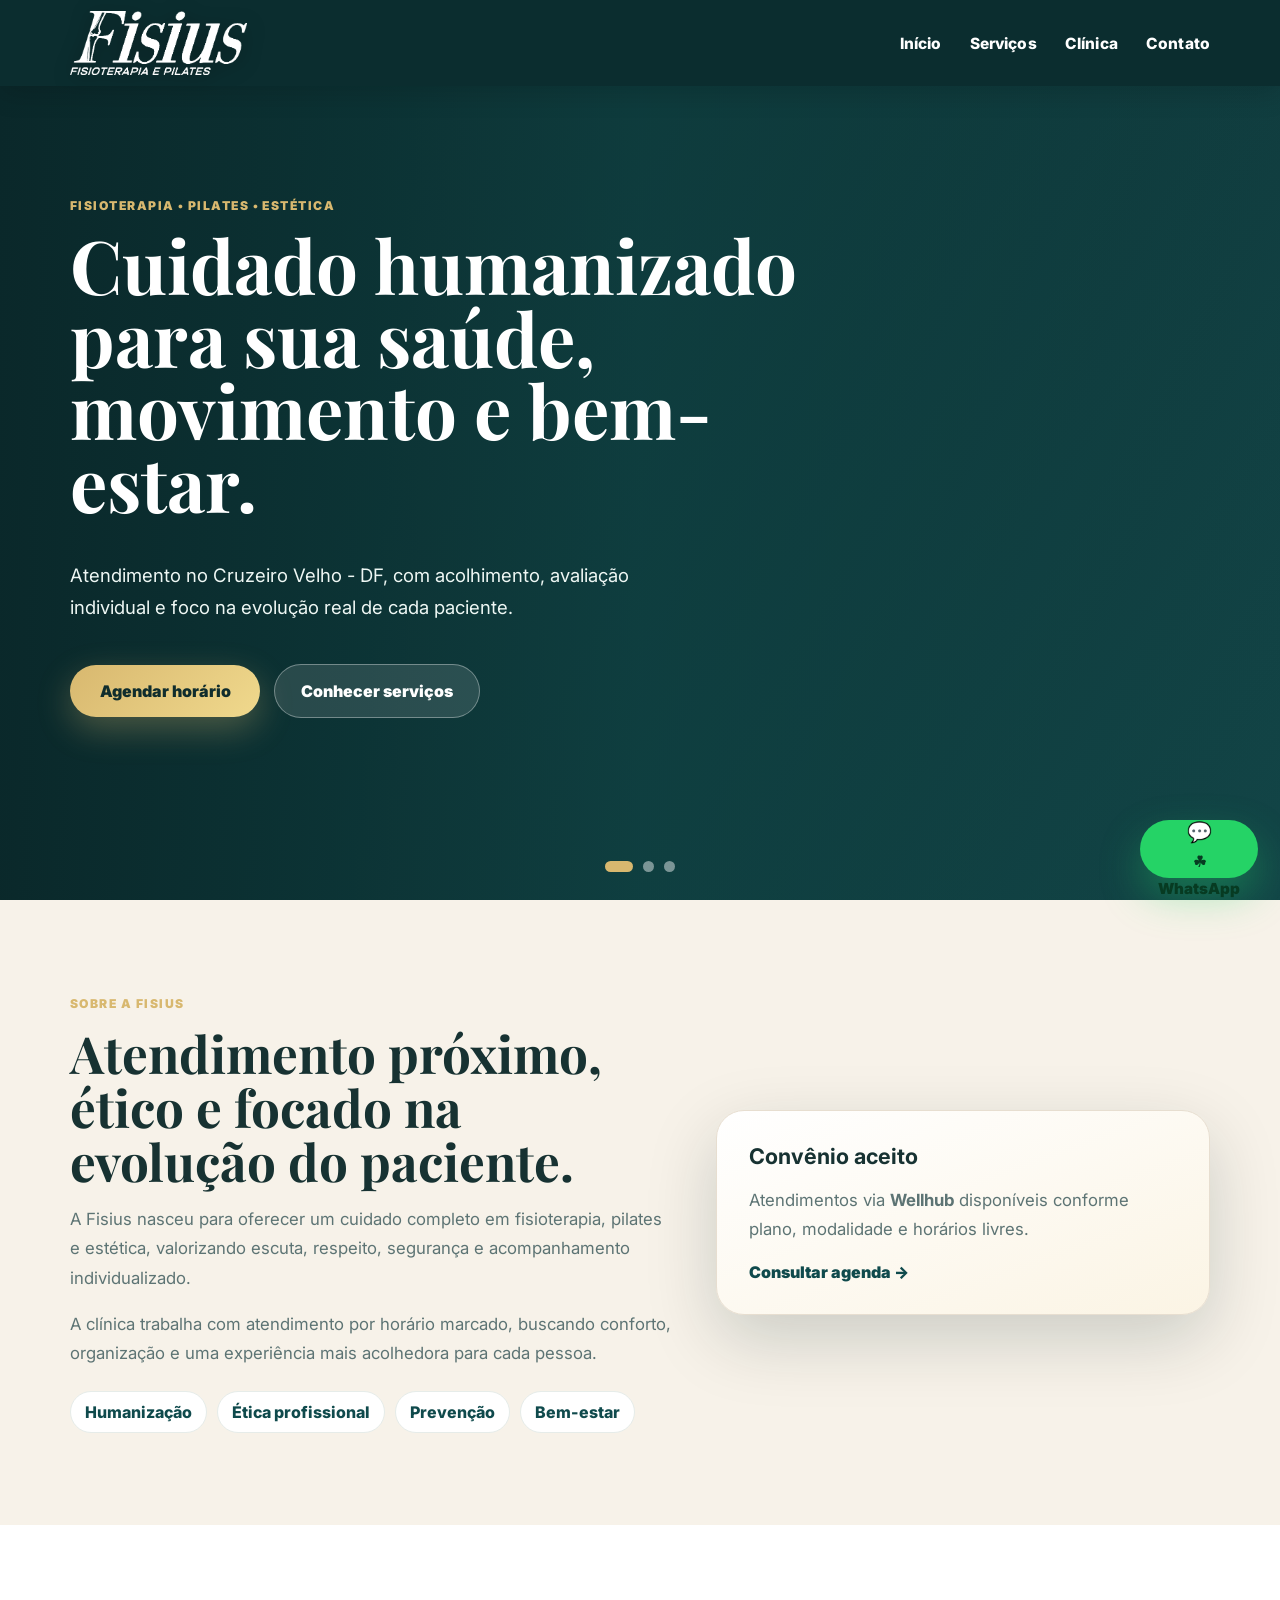
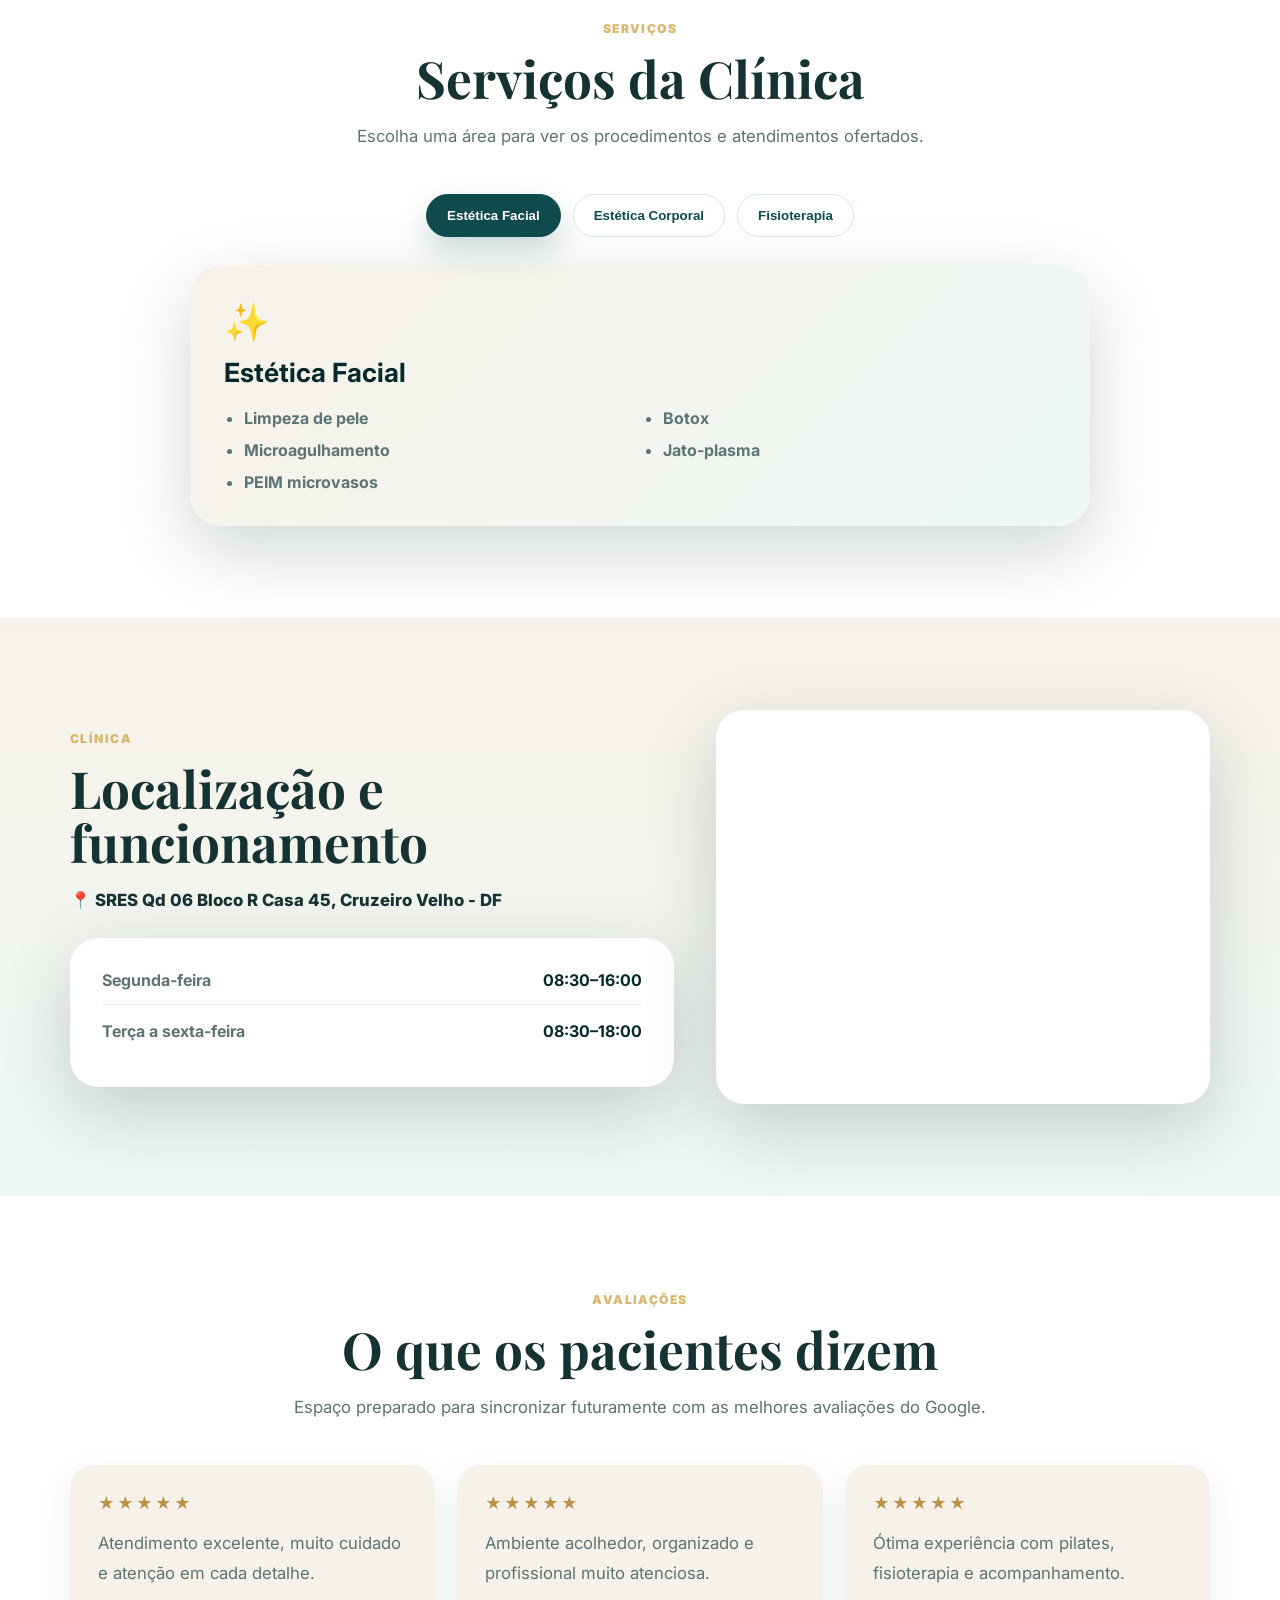
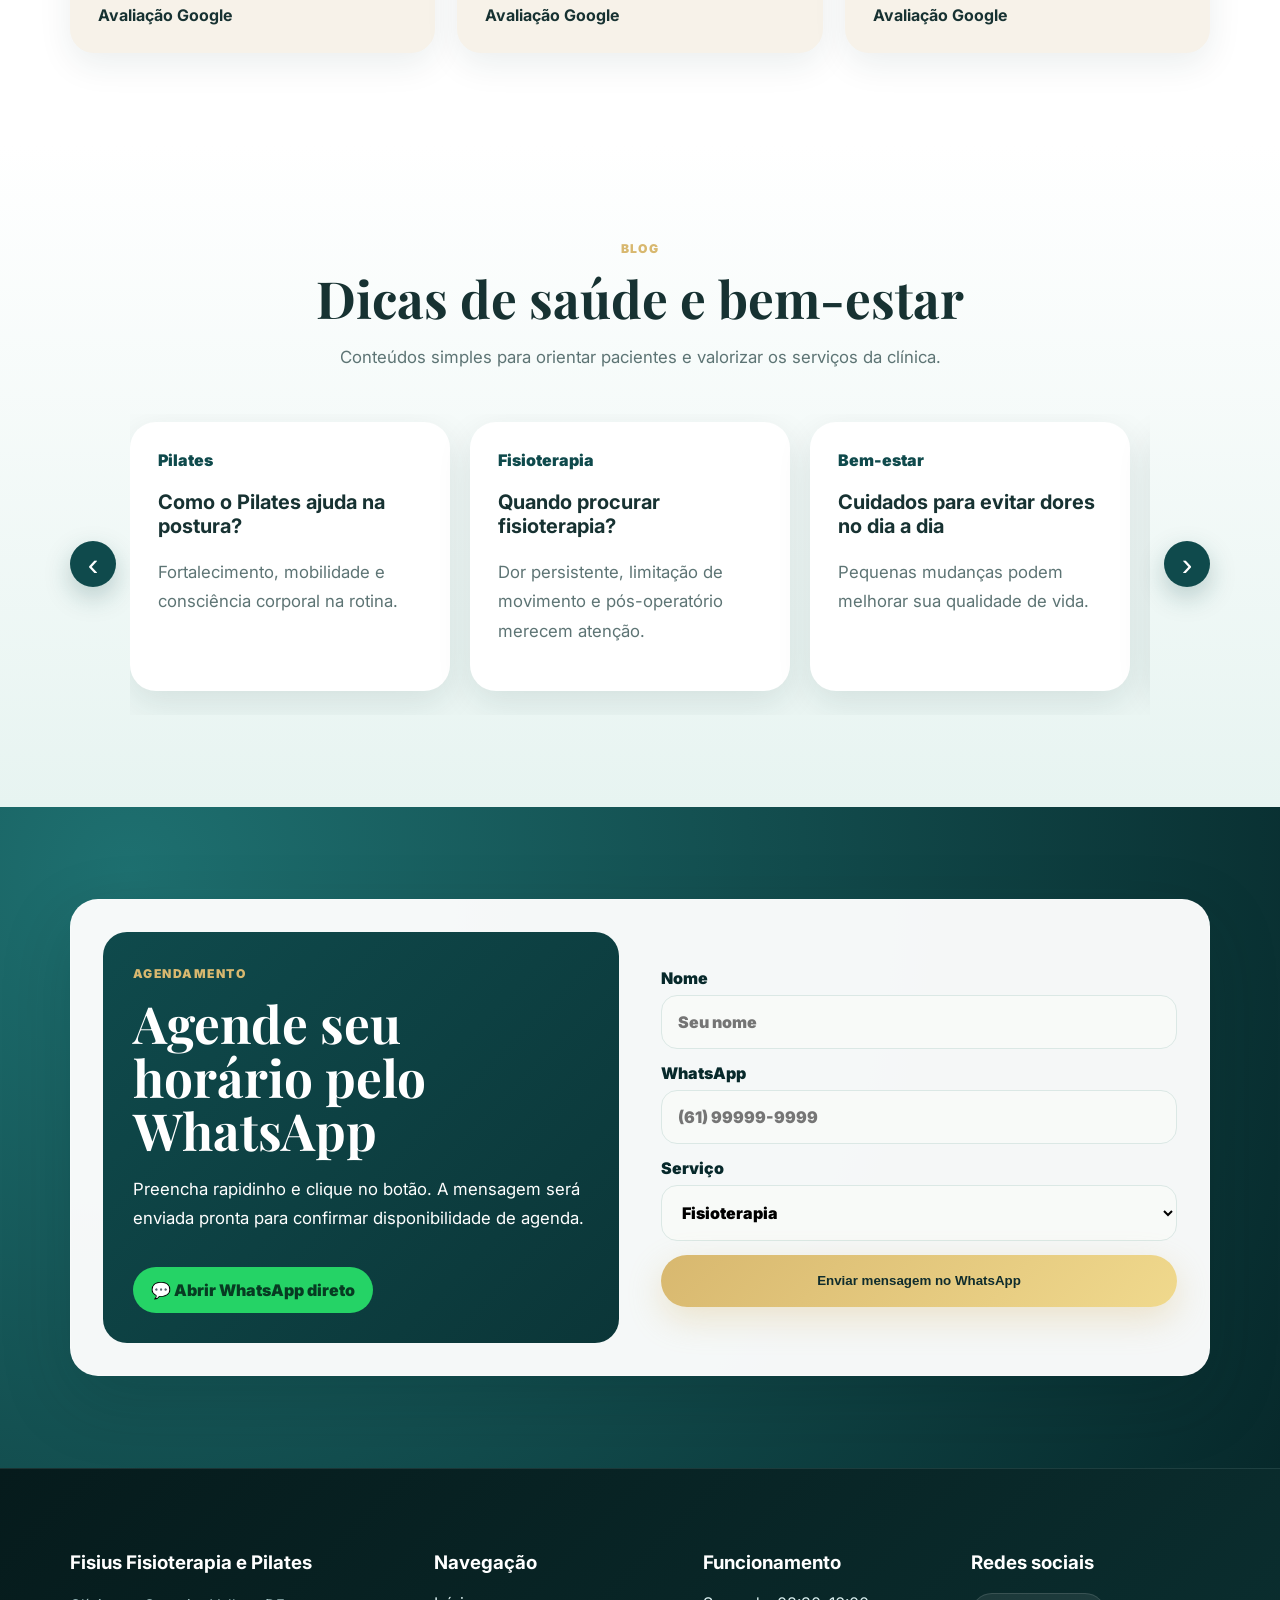
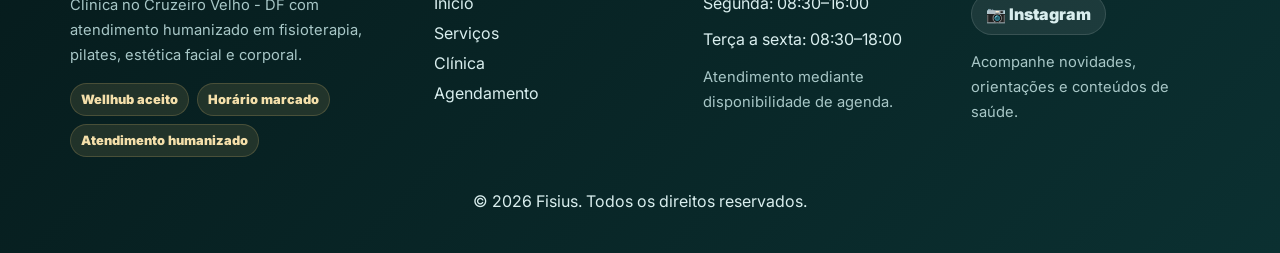
<file: frontend/index.html>
<!DOCTYPE html>
<html lang="pt-BR">
<head>
  <meta charset="UTF-8" />
  <meta name="viewport" content="width=device-width, initial-scale=1.0" />
  <title>Fisius | Fisioterapia e Pilates no Cruzeiro Velho</title>
  <meta name="description" content="Fisius Fisioterapia e Pilates: fisioterapia, pilates, estética facial e corporal no Cruzeiro Velho - DF. Aceitamos Wellhub como convênio." />
  <link rel="preconnect" href="https://fonts.googleapis.com">
  <link rel="preconnect" href="https://fonts.gstatic.com" crossorigin>
  <link href="https://fonts.googleapis.com/css2?family=Inter:wght@400;500;600;700;800;900&family=Playfair+Display:wght@600;700&display=swap" rel="stylesheet">
  <link rel="stylesheet" href="css/style.css" />
</head>
<body>
  <header class="site-header" id="topo">
    <div class="container nav-wrap">
      <a class="brand" href="#inicio" aria-label="Fisius Fisioterapia e Pilates">
        <img src="assets/img/logo-fisius-transparente.png" alt="Fisius Fisioterapia e Pilates" />
      </a>
      <button class="menu-toggle" aria-label="Abrir menu" type="button">☰</button>
      <nav class="menu" aria-label="Menu principal">
        <a href="#inicio">Início</a>
        <a href="#servicos">Serviços</a>
        <a href="#clinica">Clínica</a>
        <a href="#contato">Contato</a>
      </nav>
    </div>
  </header>

  <main id="inicio">
    <section class="hero-carousel" aria-label="Carrossel de destaques">
      <article class="slide active">
        <div class="slide-bg slide-1"></div>
        <div class="container slide-content">
          <span class="eyebrow">Fisioterapia • Pilates • Estética</span>
          <h1>Cuidado humanizado para sua saúde, movimento e bem-estar.</h1>
          <p>Atendimento no Cruzeiro Velho - DF, com acolhimento, avaliação individual e foco na evolução real de cada paciente.</p>
          <div class="hero-actions">
            <a class="btn primary" href="#contato">Agendar horário</a>
            <a class="btn ghost" href="#servicos">Conhecer serviços</a>
          </div>
        </div>
      </article>
      <article class="slide">
        <div class="slide-bg slide-2"></div>
        <div class="container slide-content compact">
          <span class="eyebrow">Pilates clínico</span>
          <h2>Mais postura, força e qualidade de vida.</h2>
          <p>Atendimento com orientação profissional para prevenção, reabilitação e condicionamento.</p>
          <div class="hero-actions">
            <a class="btn primary" href="#contato">Quero agendar</a>
          </div>
        </div>
      </article>
      <article class="slide">
        <div class="slide-bg slide-3"></div>
        <div class="container slide-content compact">
          <span class="eyebrow">Convênio aceito</span>
          <h2>A Fisius aceita Wellhub.</h2>
          <p>Consulte disponibilidade da agenda e as condições conforme seu plano.</p>
          <div class="hero-actions">
            <a class="btn primary" href="#contato">Ver disponibilidade</a>
          </div>
        </div>
      </article>
      <div class="carousel-dots" aria-hidden="true"></div>
    </section>

    <section class="section intro">
      <div class="container intro-grid">
        <div>
          <span class="section-tag">Sobre a Fisius</span>
          <h2>Atendimento próximo, ético e focado na evolução do paciente.</h2>
          <p>A Fisius nasceu para oferecer um cuidado completo em fisioterapia, pilates e estética, valorizando escuta, respeito, segurança e acompanhamento individualizado.</p>
          <p>A clínica trabalha com atendimento por horário marcado, buscando conforto, organização e uma experiência mais acolhedora para cada pessoa.</p>
          <div class="values-list">
            <span>Humanização</span>
            <span>Ética profissional</span>
            <span>Prevenção</span>
            <span>Bem-estar</span>
          </div>
        </div>
        <aside class="info-card wellhub-card">
          <strong>Convênio aceito</strong>
          <p>Atendimentos via <b>Wellhub</b> disponíveis conforme plano, modalidade e horários livres.</p>
          <a href="#contato">Consultar agenda →</a>
        </aside>
      </div>
    </section>

    <section class="section services" id="servicos">
      <div class="container">
        <div class="section-heading">
          <span class="section-tag">Serviços</span>
          <h2>Serviços da Clínica</h2>
          <p>Escolha uma área para ver os procedimentos e atendimentos ofertados.</p>
        </div>
        <div class="service-tabs" role="tablist" aria-label="Categorias de serviços">
          <button class="tab active" data-service="facial" type="button">Estética Facial</button>
          <button class="tab" data-service="corporal" type="button">Estética Corporal</button>
          <button class="tab" data-service="fisio" type="button">Fisioterapia</button>
        </div>
        <div class="service-panels">
          <article class="service-panel active" id="facial">
            <div class="icon">✨</div>
            <h3>Estética Facial</h3>
            <ul><li>Limpeza de pele</li><li>Botox</li><li>Microagulhamento</li><li>Jato-plasma</li><li>PEIM microvasos</li></ul>
          </article>
          <article class="service-panel" id="corporal">
            <div class="icon">🌿</div>
            <h3>Estética Corporal</h3>
            <ul><li>Massagens</li><li>Radiofrequência</li><li>Corrente russa</li><li>Enzimas</li><li>Drenagem linfática pós-operatória</li><li>Ventosa</li><li>Liberação miofascial</li></ul>
          </article>
          <article class="service-panel" id="fisio">
            <div class="icon">🧘</div>
            <h3>Fisioterapia e Pilates</h3>
            <ul><li>Pilates</li><li>Gerontologia</li><li>Ortopedia</li><li>DTM</li><li>Saúde da mulher</li><li>Cardiovascular</li><li>Respiratória</li><li>Acupuntura</li><li>Reabilitação pré e pós-operatória</li><li>Pediatria</li><li>Laser terapia</li></ul>
          </article>
        </div>
      </div>
    </section>

    <section class="section clinic" id="clinica">
      <div class="container clinic-grid">
        <div>
          <span class="section-tag">Clínica</span>
          <h2>Localização e funcionamento</h2>
          <p class="address">📍 SRES Qd 06 Bloco R Casa 45, Cruzeiro Velho - DF</p>
          <div class="hours-card">
            <div><span>Segunda-feira</span><strong>08:30–16:00</strong></div>
            <div><span>Terça a sexta-feira</span><strong>08:30–18:00</strong></div>
          </div>
        </div>
        <div class="map-card">
          <iframe title="Mapa da Fisius" src="https://www.google.com/maps?q=SRES%20Qd%2006%20Bloco%20R%20Casa%2045%20Cruzeiro%20Velho%20DF&output=embed" loading="lazy"></iframe>
        </div>
      </div>
    </section>

    <section class="section reviews">
      <div class="container">
        <div class="section-heading">
          <span class="section-tag">Avaliações</span>
          <h2>O que os pacientes dizem</h2>
          <p>Espaço preparado para sincronizar futuramente com as melhores avaliações do Google.</p>
        </div>
        <div class="review-grid">
          <article><div>★★★★★</div><p>Atendimento excelente, muito cuidado e atenção em cada detalhe.</p><strong>Avaliação Google</strong></article>
          <article><div>★★★★★</div><p>Ambiente acolhedor, organizado e profissional muito atenciosa.</p><strong>Avaliação Google</strong></article>
          <article><div>★★★★★</div><p>Ótima experiência com pilates, fisioterapia e acompanhamento.</p><strong>Avaliação Google</strong></article>
        </div>
      </div>
    </section>

    <section class="section blog" id="blog">
      <div class="container">
        <div class="section-heading">
          <span class="section-tag">Blog</span>
          <h2>Dicas de saúde e bem-estar</h2>
          <p>Conteúdos simples para orientar pacientes e valorizar os serviços da clínica.</p>
        </div>
        <div class="blog-carousel-wrap">
          <button class="blog-arrow prev" type="button" aria-label="Post anterior">‹</button>
          <div class="blog-track">
            <a class="blog-card" href="blog.html?post=pilates"><span>Pilates</span><h3>Como o Pilates ajuda na postura?</h3><p>Fortalecimento, mobilidade e consciência corporal na rotina.</p></a>
            <a class="blog-card" href="blog.html?post=fisioterapia"><span>Fisioterapia</span><h3>Quando procurar fisioterapia?</h3><p>Dor persistente, limitação de movimento e pós-operatório merecem atenção.</p></a>
            <a class="blog-card" href="blog.html?post=postura"><span>Bem-estar</span><h3>Cuidados para evitar dores no dia a dia</h3><p>Pequenas mudanças podem melhorar sua qualidade de vida.</p></a>
            <a class="blog-card" href="blog.html?post=wellhub"><span>Convênio</span><h3>Como usar Wellhub na clínica?</h3><p>Confira disponibilidade e combine o horário pelo WhatsApp.</p></a>
          </div>
          <button class="blog-arrow next" type="button" aria-label="Próximo post">›</button>
        </div>
      </div>
    </section>

    <section class="section appointment" id="contato">
      <div class="container appointment-card">
        <div class="appointment-copy">
          <span class="section-tag">Agendamento</span>
          <h2>Agende seu horário pelo WhatsApp</h2>
          <p>Preencha rapidinho e clique no botão. A mensagem será enviada pronta para confirmar disponibilidade de agenda.</p>
          <a class="whatsapp-direct" href="https://wa.me/556184295441" target="_blank" rel="noopener">💬 Abrir WhatsApp direto</a>
        </div>
        <form class="lead-form" id="leadForm">
          <label>Nome<input type="text" id="nome" placeholder="Seu nome" required></label>
          <label>WhatsApp<input type="tel" id="telefone" placeholder="(61) 99999-9999" required></label>
          <label>Serviço<select id="servico"><option>Fisioterapia</option><option>Pilates</option><option>Estética Facial</option><option>Estética Corporal</option><option>Wellhub</option></select></label>
          <button class="btn primary" type="submit">Enviar mensagem no WhatsApp</button>
        </form>
      </div>
    </section>
  </main>

  <a class="floating-whatsapp" href="https://wa.me/556184295441" target="_blank" rel="noopener" aria-label="Chamar no WhatsApp">☘</a>

  <footer class="footer premium-footer">
    <div class="container footer-grid premium-grid">
      <div>
        <h3>Fisius Fisioterapia e Pilates</h3>
        <p class="footer-mini">Clínica no Cruzeiro Velho - DF com atendimento humanizado em fisioterapia, pilates, estética facial e corporal.</p>
        <div class="footer-badges"><span>Wellhub aceito</span><span>Horário marcado</span><span>Atendimento humanizado</span></div>
      </div>
      <div>
        <h3>Navegação</h3>
        <div class="footer-links">
          <a href="#inicio">Início</a>
          <a href="#servicos">Serviços</a>
          <a href="#clinica">Clínica</a>
          <a href="#contato">Agendamento</a>
        </div>
      </div>
      <div>
        <h3>Funcionamento</h3>
        <p>Segunda: 08:30–16:00</p>
        <p>Terça a sexta: 08:30–18:00</p>
        <p class="footer-mini">Atendimento mediante disponibilidade de agenda.</p>
      </div>
      <div>
        <h3>Redes sociais</h3>
        <a class="social-link" href="https://www.instagram.com/" target="_blank" rel="noopener">📷 Instagram</a>
        <p class="footer-mini">Acompanhe novidades, orientações e conteúdos de saúde.</p>
      </div>
    </div>
    <p class="copy">© 2026 Fisius. Todos os direitos reservados.</p>
  </footer>

  <script src="js/app.js"></script>
</body>
</html>
</file>
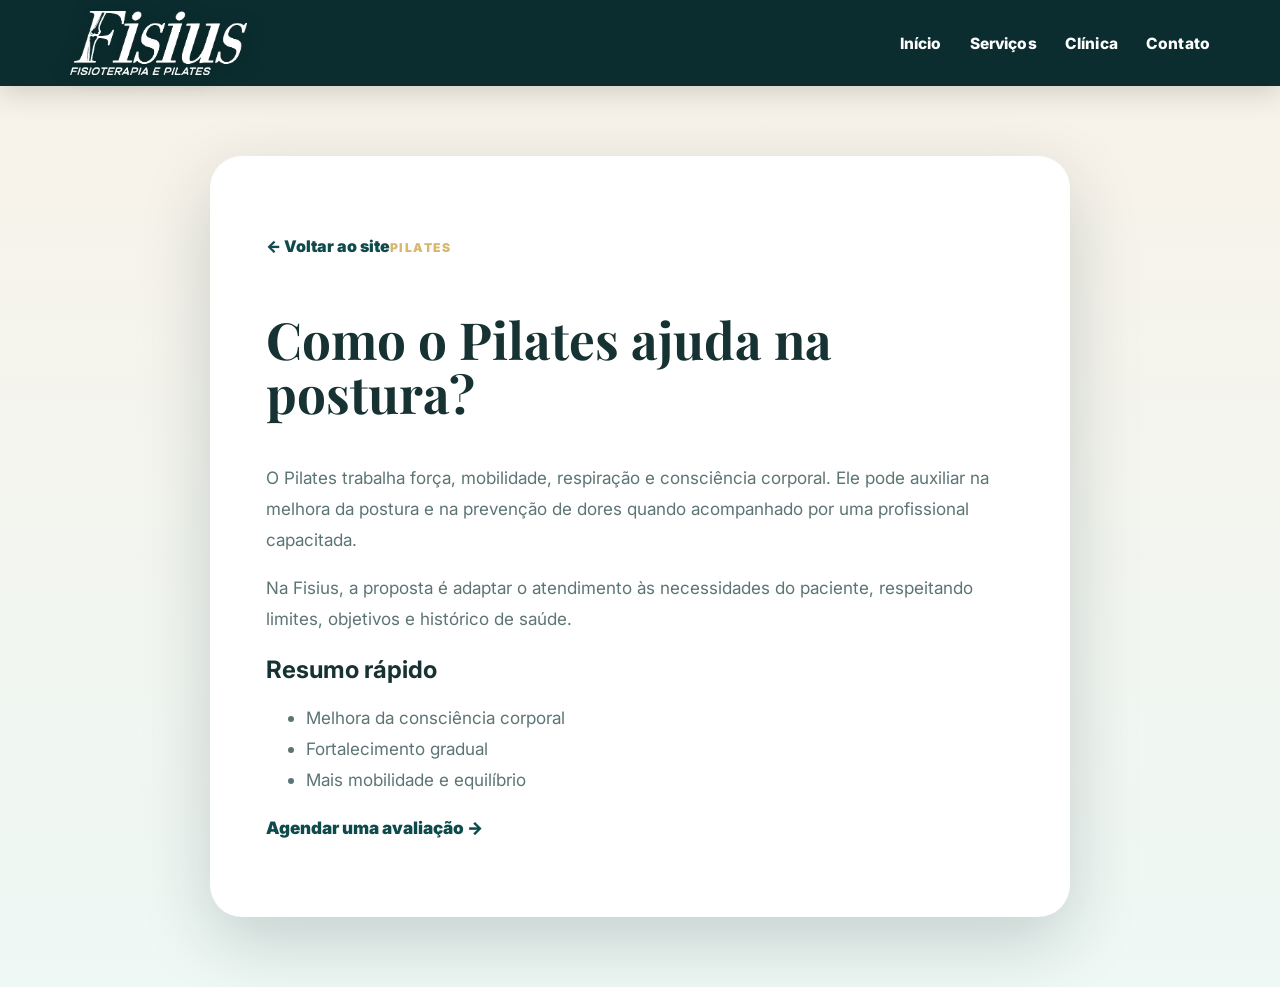
<file: frontend/blog.html>
<!DOCTYPE html>
<html lang="pt-BR">
<head>
  <meta charset="UTF-8" />
  <meta name="viewport" content="width=device-width, initial-scale=1.0" />
  <title>Blog | Fisius</title>
  <link rel="preconnect" href="https://fonts.googleapis.com">
  <link rel="preconnect" href="https://fonts.gstatic.com" crossorigin>
  <link href="https://fonts.googleapis.com/css2?family=Inter:wght@400;500;600;700;800;900&family=Playfair+Display:wght@600;700&display=swap" rel="stylesheet">
  <link rel="stylesheet" href="css/style.css" />
</head>
<body class="blog-page">
  <header class="site-header">
    <div class="container nav-wrap">
      <a class="brand" href="index.html#inicio"><img src="assets/img/logo-fisius-transparente.png" alt="Fisius" /></a>
      <nav class="menu always"><a href="index.html#inicio">Início</a><a href="index.html#servicos">Serviços</a><a href="index.html#clinica">Clínica</a><a href="index.html#contato">Contato</a></nav>
    </div>
  </header>
  <main class="article-shell">
    <article class="container article-card" id="articleContent"></article>
  </main>
  <script src="js/app.js"></script>
</body>
</html>
</file>
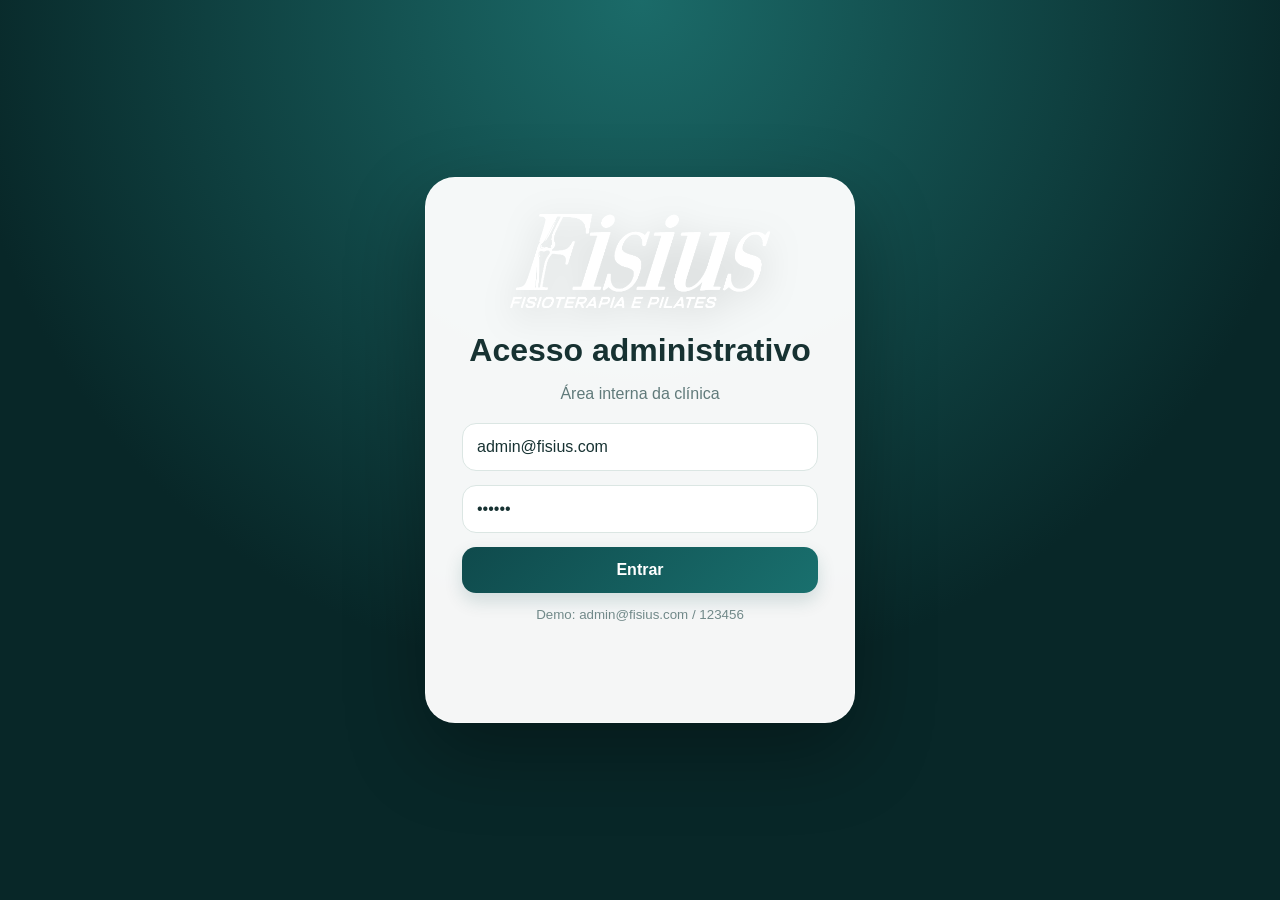
<file: frontend/admin/login.html>
<!DOCTYPE html>
<html lang="pt-br">
<head>
  <meta charset="UTF-8">
  <meta name="viewport" content="width=device-width, initial-scale=1.0">
  <title>Login Administrativo | Fisius</title>
  <link rel="stylesheet" href="../css/admin.css">
</head>
<body class="login-body">
  <div class="login-card">
    <img src="../assets/img/logo-fisius-transparente.png" class="login-logo" alt="Fisius">
    <h1>Acesso administrativo</h1>
    <p>Área interna da clínica</p>
    <form id="loginForm">
      <input id="email" type="email" value="admin@fisius.com" required>
      <input id="senha" type="password" value="123456" required>
      <button>Entrar</button>
      <small class="hint">Demo: admin@fisius.com / 123456</small>
      <p id="loginMsg" class="login-msg"></p>
    </form>
  </div>
  <script src="../js/admin.js"></script>
</body>
</html>
</file>
<file: frontend/css/style.css>
:root{
  --teal:#0f4a4c;--teal-dark:#07292b;--teal-soft:#e7f4f1;--mint:#d9f1ea;--cream:#f7f2e9;--gold:#d8b86f;--gold-2:#b99446;--ink:#173232;--muted:#5d7474;--white:#fff;--shadow:0 24px 70px rgba(5,35,35,.18);--radius:28px
}
*{box-sizing:border-box}html{scroll-behavior:smooth}body{margin:0;font-family:Inter,Arial,sans-serif;color:var(--ink);background:var(--cream)}.container{width:min(1140px,92%);margin:auto}.site-header{position:sticky;top:0;z-index:100;background:rgba(7,41,43,.98);backdrop-filter:blur(14px);box-shadow:0 8px 25px rgba(0,0,0,.14)}.nav-wrap{min-height:86px;display:flex;align-items:center;justify-content:space-between;gap:20px}.brand{display:flex;align-items:center;background:rgba(255,255,255,.07);border:1px solid rgba(255,255,255,.14);border-radius:18px;padding:8px 14px;box-shadow:0 10px 25px rgba(0,0,0,.15)}.brand img{height:58px;width:auto;display:block;filter:drop-shadow(0 3px 9px rgba(0,0,0,.35))}.menu{display:flex;gap:28px;align-items:center}.menu a{color:#fff;text-decoration:none;font-weight:800;font-size:.97rem;letter-spacing:.01em;position:relative}.menu a:after{content:"";position:absolute;left:0;bottom:-8px;width:0;height:2px;background:var(--gold);transition:.25s}.menu a:hover{color:var(--gold)}.menu a:hover:after{width:100%}.menu-toggle{display:none;background:none;border:0;color:#fff;font-size:2rem}.hero-carousel{position:relative;height:calc(100vh - 86px);min-height:600px;overflow:hidden;background:var(--teal-dark)}.slide{position:absolute;inset:0;opacity:0;pointer-events:none;transition:opacity .8s ease}.slide.active{opacity:1;pointer-events:auto}.slide-bg{position:absolute;inset:0;background-size:cover;background-position:center;filter:saturate(.9)}.slide-bg:after{content:"";position:absolute;inset:0;background:linear-gradient(90deg,rgba(7,41,43,.94),rgba(10,65,66,.62),rgba(10,48,50,.16))}.slide-1{background-image:linear-gradient(120deg,#07292b,#0f4a4c)}.slide-2{background-image:url('../assets/img/servicos-fisius.jpg');background-position:center 18%}.slide-3{background-image:linear-gradient(120deg,#07292b,#1b7774)}.slide-content{position:relative;z-index:2;height:100%;display:flex;flex-direction:column;justify-content:center;color:#fff;max-width:1140px}.slide-content.compact{padding-bottom:30px}.eyebrow,.section-tag{display:inline-flex;width:max-content;letter-spacing:.12em;text-transform:uppercase;font-size:.76rem;font-weight:900;color:var(--gold);margin-bottom:16px}.slide h1,.slide h2{font-family:'Playfair Display',serif;font-size:clamp(2.35rem,5.8vw,5.5rem);line-height:.98;margin:0 0 22px;max-width:820px}.slide p{font-size:1.16rem;line-height:1.7;max-width:630px;color:#eef7f4}.hero-actions{display:flex;gap:14px;flex-wrap:wrap;margin-top:22px}.btn{display:inline-flex;align-items:center;justify-content:center;text-align:center;border-radius:999px;padding:15px 24px;font-weight:900;text-decoration:none;border:0;cursor:pointer;min-height:52px;white-space:normal}.btn.primary{background:linear-gradient(135deg,var(--gold),#f0d98d);color:#102d2d;box-shadow:0 12px 34px rgba(216,184,111,.32)}.btn.ghost{background:rgba(255,255,255,.12);border:1px solid rgba(255,255,255,.35);color:#fff}.carousel-dots{position:absolute;bottom:28px;left:50%;transform:translateX(-50%);display:flex;gap:10px;z-index:5}.dot{width:11px;height:11px;border-radius:99px;background:rgba(255,255,255,.45);cursor:pointer}.dot.active{background:var(--gold);width:28px}.section{padding:92px 0}.intro-grid,.clinic-grid,.appointment-card{display:grid;grid-template-columns:1.1fr .9fr;gap:42px;align-items:center}.section h2{font-family:'Playfair Display',serif;font-size:clamp(2rem,4vw,3.35rem);line-height:1.05;margin:0 0 16px}.section p{font-size:1.05rem;line-height:1.75;color:var(--muted)}.values-list{display:flex;flex-wrap:wrap;gap:10px;margin-top:22px}.values-list span{background:#fff;border:1px solid #e6ece9;border-radius:999px;padding:10px 14px;font-weight:800;color:var(--teal)}.info-card,.hours-card,.map-card,.appointment-card{background:#fff;border-radius:var(--radius);box-shadow:var(--shadow);padding:32px}.info-card strong{font-size:1.35rem}.wellhub-card{border:1px solid #e7ded0;background:linear-gradient(160deg,#fff,#fbf4e4)}.wellhub-card a{font-weight:900;color:var(--teal);text-decoration:none}.services{background:#fff}.section-heading{text-align:center;max-width:780px;margin:0 auto 42px}.section-heading .section-tag{margin-left:auto;margin-right:auto}.service-tabs{display:flex;justify-content:center;gap:12px;flex-wrap:wrap;margin-bottom:28px}.tab{border:1px solid #d8e6e3;background:#fff;border-radius:999px;padding:13px 20px;font-weight:900;color:var(--teal);cursor:pointer}.tab.active{background:var(--teal);color:#fff;border-color:var(--teal);box-shadow:0 14px 30px rgba(15,74,76,.2)}.service-panels{max-width:900px;margin:auto}.service-panel{display:none;border-radius:32px;background:linear-gradient(135deg,#f7f2e9,#eef8f5);padding:34px;box-shadow:var(--shadow);animation:fadeIn .35s ease}.service-panel.active{display:block}.service-panel .icon{font-size:2.3rem}.service-panel h3{font-size:1.65rem;margin:12px 0;color:var(--teal-dark)}.service-panel ul{display:grid;grid-template-columns:repeat(2,1fr);gap:12px 26px;margin:20px 0 0;padding-left:20px}.service-panel li{color:var(--muted);font-weight:700}.clinic{background:linear-gradient(180deg,var(--cream),#edf8f4)}.address{font-weight:800;color:var(--ink)!important}.hours-card{display:grid;gap:16px;margin-top:22px}.hours-card div{display:flex;justify-content:space-between;gap:20px;border-bottom:1px solid #e7eeee;padding-bottom:14px}.hours-card div:last-child{border-bottom:0}.hours-card span{color:var(--muted);font-weight:700}.hours-card strong{color:var(--teal-dark)}.map-card{padding:10px;overflow:hidden}.map-card iframe{width:100%;height:370px;border:0;border-radius:22px}.reviews{background:#fff}.review-grid{display:grid;grid-template-columns:repeat(3,1fr);gap:22px}.review-grid article{background:var(--cream);border-radius:24px;padding:28px;box-shadow:0 12px 34px rgba(10,48,50,.08);transition:.25s}.review-grid article:hover{transform:translateY(-5px)}.review-grid div{color:var(--gold-2);letter-spacing:2px;font-weight:900}.blog{background:linear-gradient(180deg,#fff,var(--teal-soft))}.blog-carousel-wrap{position:relative;display:grid;grid-template-columns:auto 1fr auto;gap:14px;align-items:center}.blog-track{display:flex;gap:20px;overflow-x:auto;scroll-snap-type:x mandatory;padding:8px 4px 24px;scroll-behavior:smooth}.blog-track::-webkit-scrollbar{height:8px}.blog-track::-webkit-scrollbar-thumb{background:#cfe4df;border-radius:999px}.blog-card{min-width:320px;max-width:360px;scroll-snap-align:start;background:#fff;border-radius:26px;padding:28px;text-decoration:none;color:var(--ink);box-shadow:0 12px 34px rgba(10,48,50,.1);transition:.25s}.blog-card:hover{transform:translateY(-5px);box-shadow:var(--shadow)}.blog-card span{font-weight:900;color:var(--teal)}.blog-card h3{font-size:1.25rem}.blog-arrow{width:46px;height:46px;border-radius:50%;border:0;background:var(--teal);color:#fff;font-size:2rem;cursor:pointer;box-shadow:0 10px 26px rgba(15,74,76,.25)}.appointment{background:radial-gradient(circle at 10% 10%,#1e7070,var(--teal-dark));color:#fff}.appointment-card{background:rgba(255,255,255,.96);grid-template-columns:1fr 1fr;border:1px solid rgba(255,255,255,.3)}.appointment h2{color:var(--teal-dark)}.appointment p{color:var(--muted)}.appointment-copy{background:linear-gradient(135deg,var(--teal),#0b3638);border-radius:24px;padding:30px;color:#fff}.appointment-copy h2,.appointment-copy p{color:#fff}.whatsapp-direct{display:inline-flex;margin-top:16px;background:#25d366;color:#073b22;text-decoration:none;padding:13px 18px;border-radius:999px;font-weight:900}.lead-form{display:grid;gap:14px}.lead-form label{font-weight:900;color:var(--teal-dark)}.lead-form input,.lead-form select{margin-top:7px;width:100%;border:1px solid #dbe8e5;border-radius:16px;padding:16px;background:#f8faf8;font:inherit}.floating-whatsapp{position:fixed;right:22px;bottom:22px;z-index:99;width:62px;height:62px;border-radius:50%;background:#25d366;color:white;display:grid;place-items:center;font-size:1.8rem;text-decoration:none;box-shadow:0 16px 35px rgba(37,211,102,.35)}.floating-whatsapp:before{content:'💬'}.floating-whatsapp{font-size:0}.footer{background:#071f20;color:#d9eeee;padding:50px 0 20px}.footer-grid{display:grid;grid-template-columns:1.6fr 1fr 1fr;gap:30px}.footer h3{color:#fff}.footer p,.footer a{color:#d9eeee;text-decoration:none}.copy{text-align:center;margin-top:34px;color:#99b5b5}.article-shell{min-height:calc(100vh - 86px);padding:70px 0;background:linear-gradient(180deg,var(--cream),#eef8f5)}.article-card{background:#fff;border-radius:32px;box-shadow:var(--shadow);padding:clamp(26px,5vw,56px);max-width:860px}.article-card a{color:var(--teal);font-weight:900;text-decoration:none}.article-card h1{font-family:'Playfair Display',serif;font-size:clamp(2.2rem,4vw,3.8rem);line-height:1.05}.article-card p,.article-card li{line-height:1.8;color:var(--muted);font-size:1.07rem}@keyframes fadeIn{from{opacity:0;transform:translateY(8px)}to{opacity:1;transform:none}}@media(max-width:860px){.menu-toggle{display:block}.menu:not(.always){position:absolute;top:86px;left:0;right:0;background:var(--teal-dark);display:none;flex-direction:column;padding:24px}.menu.open{display:flex!important}.menu.always{gap:14px;flex-wrap:wrap;justify-content:flex-end}.hero-carousel{height:680px}.intro-grid,.clinic-grid,.appointment-card,.review-grid,.footer-grid{grid-template-columns:1fr}.appointment-card{padding:18px}.service-panel ul{grid-template-columns:1fr}.hours-card div{flex-direction:column;gap:4px}.nav-wrap{min-height:78px}.brand img{height:44px}.brand{padding:7px 10px}.slide-content{padding-top:20px}.section{padding:68px 0}.slide h1,.slide h2{font-size:clamp(2.2rem,11vw,3.7rem)}.slide p{font-size:1rem}.btn{width:100%;max-width:320px}.hero-actions{align-items:stretch}.blog-carousel-wrap{grid-template-columns:1fr}.blog-arrow{display:none}.blog-card{min-width:86vw}.floating-whatsapp{width:56px;height:56px;right:16px;bottom:16px}}@media(max-width:460px){.container{width:min(94%,1140px)}.brand img{height:38px}.nav-wrap{gap:10px}.slide-content{justify-content:center}.hero-carousel{min-height:610px}.info-card,.hours-card,.map-card,.appointment-card,.service-panel{border-radius:22px;padding:22px}.footer{padding-bottom:76px}}


/* ===== Ajustes premium solicitados ===== */
.brand{background:transparent!important;border:0!important;box-shadow:none!important;border-radius:0!important;padding:0!important}
.brand img{height:64px!important;filter:drop-shadow(0 4px 10px rgba(0,0,0,.38))}
.hero-actions{overflow:visible!important;align-items:center!important}
.hero-actions .btn{line-height:1.25!important;min-width:190px!important;padding:16px 26px!important;white-space:normal!important}
.slide-content{padding-bottom:70px!important}
.floating-whatsapp{width:auto!important;height:58px!important;border-radius:999px!important;padding:0 18px!important;gap:8px!important;font-size:.95rem!important;font-weight:900!important;color:#073b22!important;background:#25d366!important;box-shadow:0 18px 40px rgba(37,211,102,.35)!important}
.floating-whatsapp:before{content:'💬'!important;font-size:1.25rem!important}
.floating-whatsapp:after{content:'WhatsApp'!important;font-size:.95rem!important}
.footer.premium-footer{background:linear-gradient(135deg,#061b1c,#0b3031);padding:64px 0 26px;border-top:1px solid rgba(255,255,255,.08)}
.footer-grid.premium-grid{grid-template-columns:1.4fr 1fr 1fr 1fr;align-items:start}
.footer .footer-mini{font-size:.92rem;color:#a8c7c7;line-height:1.7}
.footer .footer-links{display:grid;gap:10px}
.footer .footer-links a{transition:.2s}
.footer .footer-links a:hover{color:var(--gold)}
.social-link{display:inline-flex;align-items:center;gap:8px;background:rgba(255,255,255,.08);border:1px solid rgba(255,255,255,.12);padding:10px 14px;border-radius:999px;font-weight:900}
.footer-badges{display:flex;flex-wrap:wrap;gap:8px;margin-top:14px}
.footer-badges span{font-size:.8rem;font-weight:900;background:rgba(216,184,111,.12);color:#f4dfaa;border:1px solid rgba(216,184,111,.22);padding:8px 10px;border-radius:999px}
@media(max-width:860px){.brand img{height:52px!important}.hero-carousel{height:auto!important;min-height:720px!important}.slide-content{padding-bottom:110px!important}.hero-actions .btn{width:auto!important;max-width:100%!important;min-width:0!important}.footer-grid.premium-grid{grid-template-columns:1fr 1fr}.floating-whatsapp{height:54px!important;right:14px!important;bottom:14px!important}}
@media(max-width:520px){.footer-grid.premium-grid{grid-template-columns:1fr}.floating-whatsapp:after{content:''!important}.floating-whatsapp{width:56px!important;height:56px!important;padding:0!important}.slide-content{padding-bottom:130px!important}.hero-actions{gap:10px!important}.hero-actions .btn{width:100%!important}.brand img{height:45px!important}}
</file>
<file: frontend/css/admin.css>
:root{
  --teal:#0f4a4c;
  --dark:#082728;
  --cream:#f7f2e9;
  --gold:#d8b86f;
  --ink:#173232;
  --muted:#607a7a;
  --line:#e5eeee;
}
*{box-sizing:border-box}
body{margin:0;font-family:Inter,Arial,sans-serif;background:#f3f7f5;color:var(--ink)}
button,input,select,textarea{font:inherit}
button{cursor:pointer}

/* LOGIN */
.login-body{min-height:100vh;display:grid;place-items:center;background:radial-gradient(circle at top,#1b6b69,var(--dark) 62%)}
.login-card{width:min(430px,92%);background:rgba(255,255,255,.96);border-radius:30px;padding:36px;box-shadow:0 30px 80px rgba(0,0,0,.32);text-align:center;border:1px solid rgba(255,255,255,.4)}
.login-logo{width:min(260px,86%);height:auto;margin-bottom:14px;filter:drop-shadow(0 10px 18px rgba(0,0,0,.18))}
.login-card h1{margin:6px 0 8px;font-size:2rem}.login-card p{color:var(--muted)}
.login-card form{display:grid;gap:14px;margin-top:20px}
.login-card input,.inline-form input,.inline-form select,.inline-form textarea{width:100%;padding:14px;border:1px solid #dbe6e3;border-radius:14px;background:white;color:var(--ink)}
.login-card button,.inline-form button,.btn-report{background:linear-gradient(135deg,var(--teal),#19706e);color:white;border:0;border-radius:14px;padding:14px;font-weight:900;box-shadow:0 8px 18px rgba(15,74,76,.16)}
.btn-light{background:#edf5f3!important;color:var(--ink)!important;box-shadow:none!important;border:1px solid var(--line)!important}
.hint{display:block;color:#718989}.login-msg{min-height:22px;font-size:.9rem;color:#b14b35}
.api-alert{position:fixed;top:0;left:0;right:0;z-index:999;background:#fff2d5;color:#6e4400;padding:12px;text-align:center;font-weight:900}

/* LAYOUT ADMIN */
.sidebar{position:fixed;inset:0 auto 0 0;width:270px;background:linear-gradient(180deg,var(--dark),#0d393a);padding:24px;color:white;box-shadow:12px 0 40px rgba(0,0,0,.12)}
.brand-admin{display:grid;gap:8px;justify-items:start;margin-bottom:28px}.brand-admin img{width:190px;max-width:100%;height:auto;filter:drop-shadow(0 6px 14px rgba(0,0,0,.2))}.brand-admin small{letter-spacing:.16em;text-transform:uppercase;color:#cfe1dd;font-weight:800}
.sidebar nav{display:grid;gap:10px}.sidebar a,.sidebar button{color:white;background:transparent;text-decoration:none;border:0;text-align:left;padding:12px 14px;border-radius:14px}.sidebar a:hover,.sidebar button:hover{background:rgba(255,255,255,.11)}
.admin-main{margin-left:270px;padding:30px;min-height:100vh}.panel{background:white;border-radius:26px;padding:28px;margin-bottom:24px;box-shadow:0 12px 40px rgba(10,48,50,.08);border:1px solid rgba(15,74,76,.05)}
.hero-panel{background:linear-gradient(135deg,#ffffff 0%,#f6fbfa 55%,#edf7f3 100%);display:grid;gap:22px}.eyebrow{font-size:.78rem;letter-spacing:.16em;text-transform:uppercase;font-weight:900;color:var(--teal)}
.panel-title{display:flex;justify-content:space-between;align-items:flex-start;gap:16px;margin-bottom:12px}.panel h1,.panel h2{margin:0 0 8px}.panel p{margin:0;color:var(--muted)}
.cards{display:grid;grid-template-columns:repeat(4,1fr);gap:18px}.cards div{background:var(--cream);border-radius:20px;padding:22px;border:1px solid #efe5d4}.cards span{display:block;color:var(--muted);font-weight:700}.cards strong{font-size:1.55rem;color:var(--teal)}
.inline-form{display:grid;grid-template-columns:repeat(4,1fr);gap:12px;margin:18px 0}.inline-form textarea{grid-column:span 3;min-height:94px;resize:vertical}.prontuario-form textarea,.blog-form textarea{grid-column:1/-1}.blog-form input[name="imagemUrl"]{grid-column:span 2}
.table{overflow:auto}.row{display:grid;grid-template-columns:1.4fr repeat(5,.8fr) auto;gap:12px;padding:14px;border-bottom:1px solid var(--line);align-items:center;min-width:820px}.row b{color:var(--ink)}.row span{color:#4f6969}.actions{display:flex;gap:7px;justify-content:flex-end}.icon-btn{border:0;border-radius:11px;padding:8px 10px;background:#edf5f3;color:var(--ink);font-weight:900}.icon-btn.danger{background:#fff0ee;color:#a83c30}.icon-btn:hover{filter:brightness(.97)}
.badge{display:inline-flex;align-items:center;gap:6px;padding:7px 11px;border-radius:999px;background:#e8f4f0;font-weight:900;font-size:.78rem;white-space:nowrap}.badge.PILATES{background:#e8fff6;color:#086b4f}.badge.FISIOTERAPIA{background:#e8f0ff;color:#244e9a}.badge.ESTETICA{background:#fff0f7;color:#9d315e}.badge.BLOQUEIO{background:#f1f1f1;color:#585858}.status.AGENDADO{background:#e8f0ff;color:#244e9a}.status.PRESENTE{background:#e7f8ed;color:#1f7a3d}.status.FALTOU{background:#fff0ee;color:#a83c30}.status.DESMARCOU{background:#f1f1f1;color:#555}
.cards-list{display:grid;grid-template-columns:repeat(3,1fr);gap:16px;overflow:visible}.post-card{border:1px solid var(--line);border-radius:18px;padding:14px;background:#fff}.post-card img{width:100%;height:120px;object-fit:cover;border-radius:14px;margin-bottom:10px}.post-card h3{margin:4px 0}.post-card p{font-size:.92rem}.post-card .actions{justify-content:flex-start;margin-top:10px}
@media print{.sidebar,.inline-form,.btn-report,.actions{display:none!important}.admin-main{margin:0;padding:0}.panel{box-shadow:none;border:0}.panel:not(#financeiro){display:none}.row{min-width:0;grid-template-columns:1.5fr repeat(4,1fr)}}
@media(max-width:980px){.sidebar{position:static;width:auto}.admin-main{margin-left:0;padding:16px}.cards,.inline-form,.cards-list{grid-template-columns:1fr}.inline-form textarea,.blog-form input[name="imagemUrl"]{grid-column:auto}.row{grid-template-columns:1fr;min-width:0}.panel-title{display:block}.btn-report{margin-top:12px;width:100%}}
</file>
